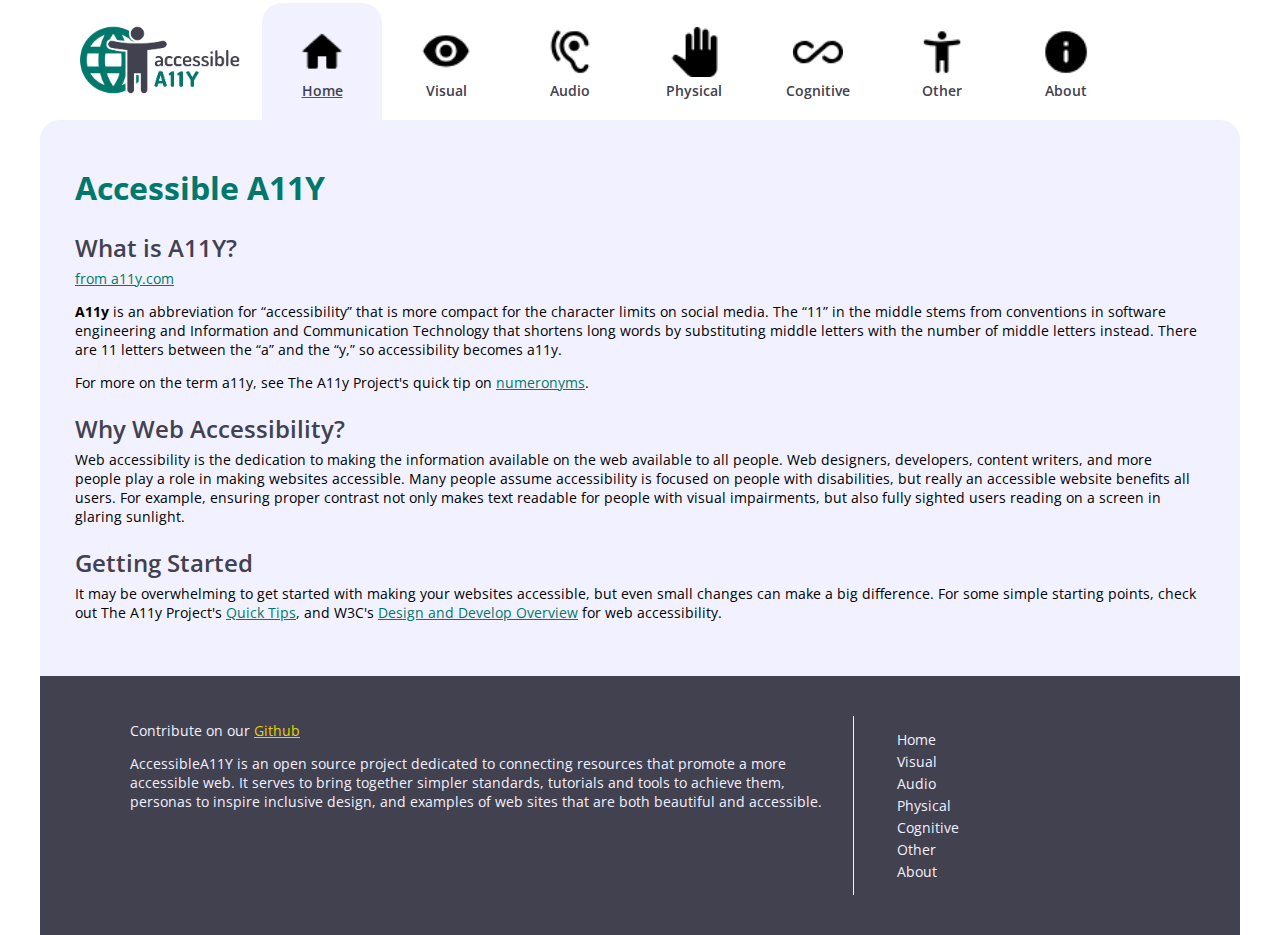
<file: index.html>
<!DOCTYPE html>
<html lang="en">
    <head>
        <title>Accessible A11Y</title>
        <meta charset="utf-8">
        <link rel="stylesheet" type="text/css" href="css/styles.css">
    </head>
    <body>
        <header>
            <a href="#maincontent" class="skip">Skip to main content</a>
            <nav id="header-nav">
                <a href="index.html"><img src="images/logo.png" alt="Accessible A11Y logo"/></a>
                <ul>
                    <li class="active"><a href="index.html"><img src="images/icon-home.png"  alt="home icon"/><br/>Home</a></li>
                    <li><a href="visual/standards.html"><img src="images/icon-visual.png"  alt="eye icon"/><br/>Visual</a></li>
                    <li><a href="audio/standards.html"><img src="images/icon-audio.png"  alt="ear icon"/><br/>Audio</a></li>
                    <li><a href="physical/standards.html"><img src="images/icon-physical.png"  alt="hand icon"/><br/>Physical</a></li>
                    <li><a href="cognitive/standards.html"><img src="images/icon-cognitive.png"  alt="cognitive icon"/><br/>Cognitive</a></li>
                    <li><a href="other/standards.html"><img src="images/icon-other.png"  alt="person icon"/><br/>Other</a></li>
                    <li><a href="about.html"><img src="images/icon-about.png"  alt="information icon"/><br/>About</a></li>
                </ul>
            </nav>
        </header>
        <main id="maincontent">
            <div class="body-content">
                <h1>Accessible A11Y</h1>
                <div>
                    <h2>What is A11Y?</h2>
                    <p><a href="http://a11y.com/">from a11y.com</a></p>
                    <p><strong>A11y</strong> is an abbreviation for “accessibility” that is more compact for the character limits on social media. 
                        The “11” in the middle stems from conventions in software engineering and Information and Communication Technology 
                        that shortens long words by substituting middle letters with the number of middle letters instead. There are 11 
                        letters between the “a” and the “y,” so accessibility becomes a11y.
                    </p>
                    <p>For more on the term a11y, see The A11y Project's quick tip on 
                        <a href="https://a11yproject.com/posts/a11y-and-other-numeronyms/">numeronyms</a>.
                    </p>
                </div>
                <div>
                    <h2>Why Web Accessibility?</h2>
                    <p>Web accessibility is the dedication to making the information available on the web available to all people. Web designers, 
                        developers, content writers, and more people play a role in making websites accessible. Many people assume accessibility is 
                        focused on people with disabilities, but really an accessible website benefits all users. For example, ensuring proper 
                        contrast not only makes text readable for people with visual impairments, but also fully sighted users reading on a screen 
                        in glaring sunlight.
                    </p>
                </div>
                <div>
                    <h2>Getting Started</h2>
                    <p>It may be overwhelming to get started with making your websites accessible, but even small changes can make a big difference. 
                        For some simple starting points, check out The A11y Project's <a href="https://a11yproject.com/#Quick-tips">Quick Tips</a>, and 
                        W3C's <a href="https://www.w3.org/WAI/design-develop/">Design and Develop Overview</a> for web accessibility.
                    </p>
                </div>
            </div>
        </main>
        <footer>
            <div id="footer-info">
                <p>Contribute on our <a href="https://github.com/tashasimone/accessibility">Github</a></p>
                <p>AccessibleA11Y is an open source project dedicated to connecting resources that promote a more accessible web.
                    It serves to bring together simpler standards, tutorials and tools to achieve them, personas to inspire inclusive design,
                    and examples of web sites that are both beautiful and accessible.
                </p>
            </div>
            <a href="#maincontent" class="skip">Skip back to main content</a>
            <nav id="footer-nav">
                <ul>
                    <li><a href="index.html">Home</a></li>
                    <li><a href="visual/standards.html">Visual</a></li>
                    <li><a href="audio/standards.html">Audio</a></li>
                    <li><a href="physical/standards.html">Physical</a></li>
                    <li><a href="cognitive/standards.html">Cognitive</a></li>
                    <li><a href="other/standards.html">Other</a></li>
                    <li><a href="about.html">About</a></li>
                </ul>
            </nav>
        </footer>
    </body>
</html>
</file>
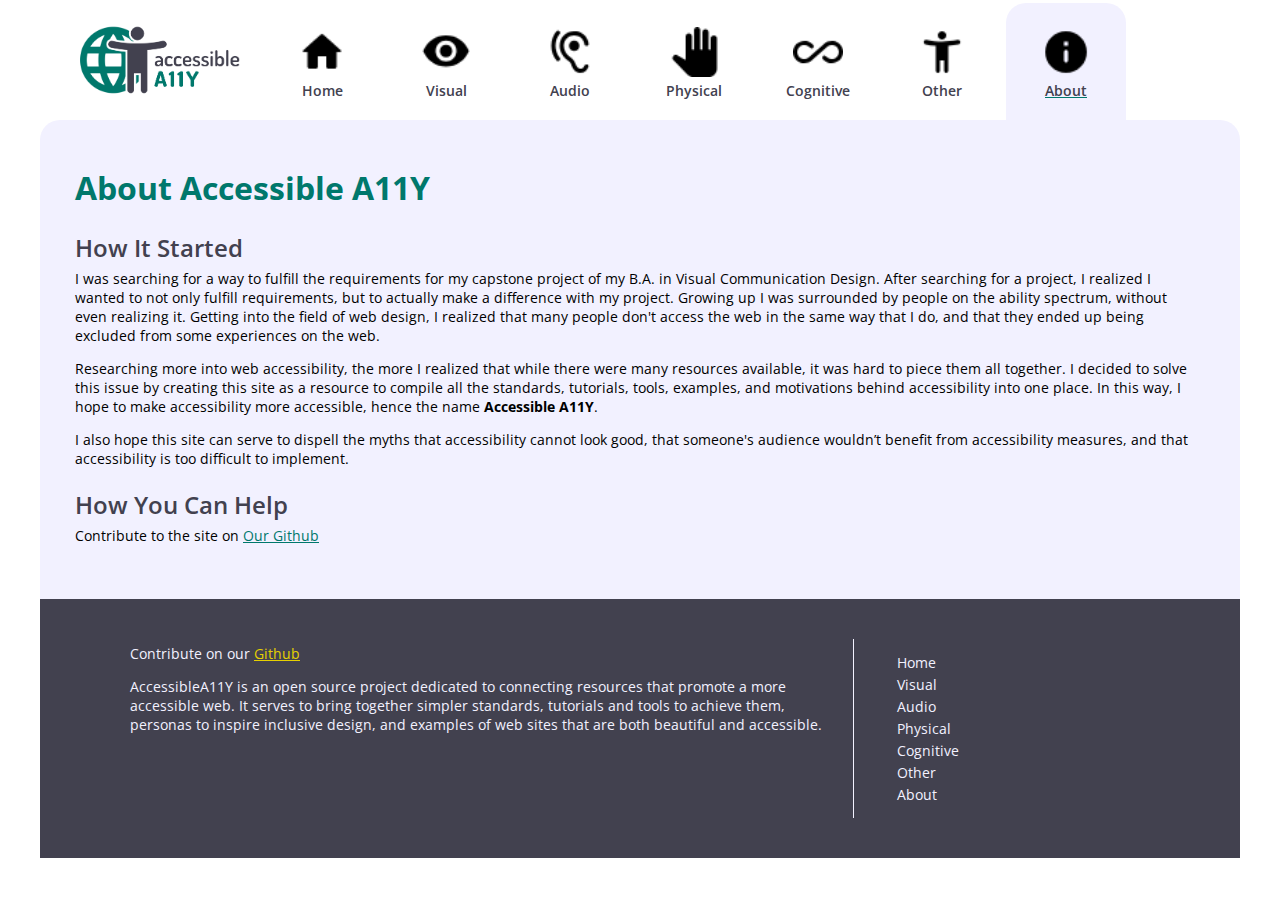
<file: about.html>
<!DOCTYPE html>
<html lang="en">
    <head>
        <title>Accessible A11Y</title>
        <meta charset="utf-8">
        <link rel="stylesheet" type="text/css" href="css/styles.css">
    </head>
    <body>
        <header>
            <a href="#maincontent" class="skip">Skip to main content</a>
            <nav id="header-nav">
                <a href="index.html"><img src="images/logo.png" alt="Accessible A11Y logo"/></a>
                <ul>
                    <li><a href="index.html"><img src="images/icon-home.png"  alt="home icon"/><br/>Home</a></li>
                    <li><a href="visual/standards.html"><img src="images/icon-visual.png"  alt="eye icon"/><br/>Visual</a></li>
                    <li><a href="audio/standards.html"><img src="images/icon-audio.png"  alt="ear icon"/><br/>Audio</a></li>
                    <li><a href="physical/standards.html"><img src="images/icon-physical.png"  alt="hand icon"/><br/>Physical</a></li>
                    <li><a href="cognitive/standards.html"><img src="images/icon-cognitive.png"  alt="cognitive icon"/><br/>Cognitive</a></li>
                    <li><a href="other/standards.html"><img src="images/icon-other.png"  alt="person icon"/><br/>Other</a></li>
                    <li class="active"><a href="about.html"><img src="images/icon-about.png"  alt="information icon"/><br/>About</a></li>
                </ul>
            </nav>
        </header>
        <main id="maincontent">
            <div class="body-content">
                <h1>About Accessible A11Y</h1>
                <div>
                    <h2>How It Started</h2>
                    <p>
                        I was searching for a way to fulfill the requirements for my capstone project
                        of my B.A. in Visual Communication Design. After searching for a project, I 
                        realized I wanted to not only fulfill requirements, but to actually make a 
                        difference with my project. Growing up I was surrounded by people on the ability
                        spectrum, without even realizing it. Getting into the field of web design, I 
                        realized that many people don't access the web in the same way that I do, and 
                        that they ended up being excluded from some experiences on the web.
                    </p>
                    <p>
                        Researching more into web accessibility, the more I realized that while there were many resources
                        available, it was hard to piece them all together. I decided to solve this issue 
                        by creating this site as a resource to compile all the standards, tutorials, tools, 
                        examples, and motivations behind accessibility into one place. In this way, I hope to make 
                        accessibility more accessible, hence the name <strong>Accessible A11Y</strong>.
                    </p>
                    <p>
                        I also hope this site can serve to dispell the myths that accessibility cannot look 
                        good, that someone's audience wouldn’t benefit from accessibility measures, and that 
                        accessibility is too difficult to implement.
                    </p>

                </div>
                <div>
                    <h2>How You Can Help</h2>
                    <p>Contribute to the site on <a href="https://github.com/tashasimone/accessibility">Our Github</a></p>
                </div>
            </div>
        </main>
        <footer>
            <div id="footer-info">
                <p>Contribute on our <a href="https://github.com/tashasimone/accessibility">Github</a></p>
                <p>AccessibleA11Y is an open source project dedicated to connecting resources that promote a more accessible web.
                    It serves to bring together simpler standards, tutorials and tools to achieve them, personas to inspire inclusive design,
                    and examples of web sites that are both beautiful and accessible.
                </p>
            </div>
            <a href="#maincontent" class="skip">Skip back to main content</a>
            <nav id="footer-nav">
                <ul>
                    <li><a href="index.html">Home</a></li>
                    <li><a href="visual/standards.html">Visual</a></li>
                    <li><a href="audio/standards.html">Audio</a></li>
                    <li><a href="physical/standards.html">Physical</a></li>
                    <li><a href="cognitive/standards.html">Cognitive</a></li>
                    <li><a href="other/standards.html">Other</a></li>
                    <li><a href="about.html">About</a></li>
                </ul>
            </nav>
        </footer>
    </body>
</html>
</file>
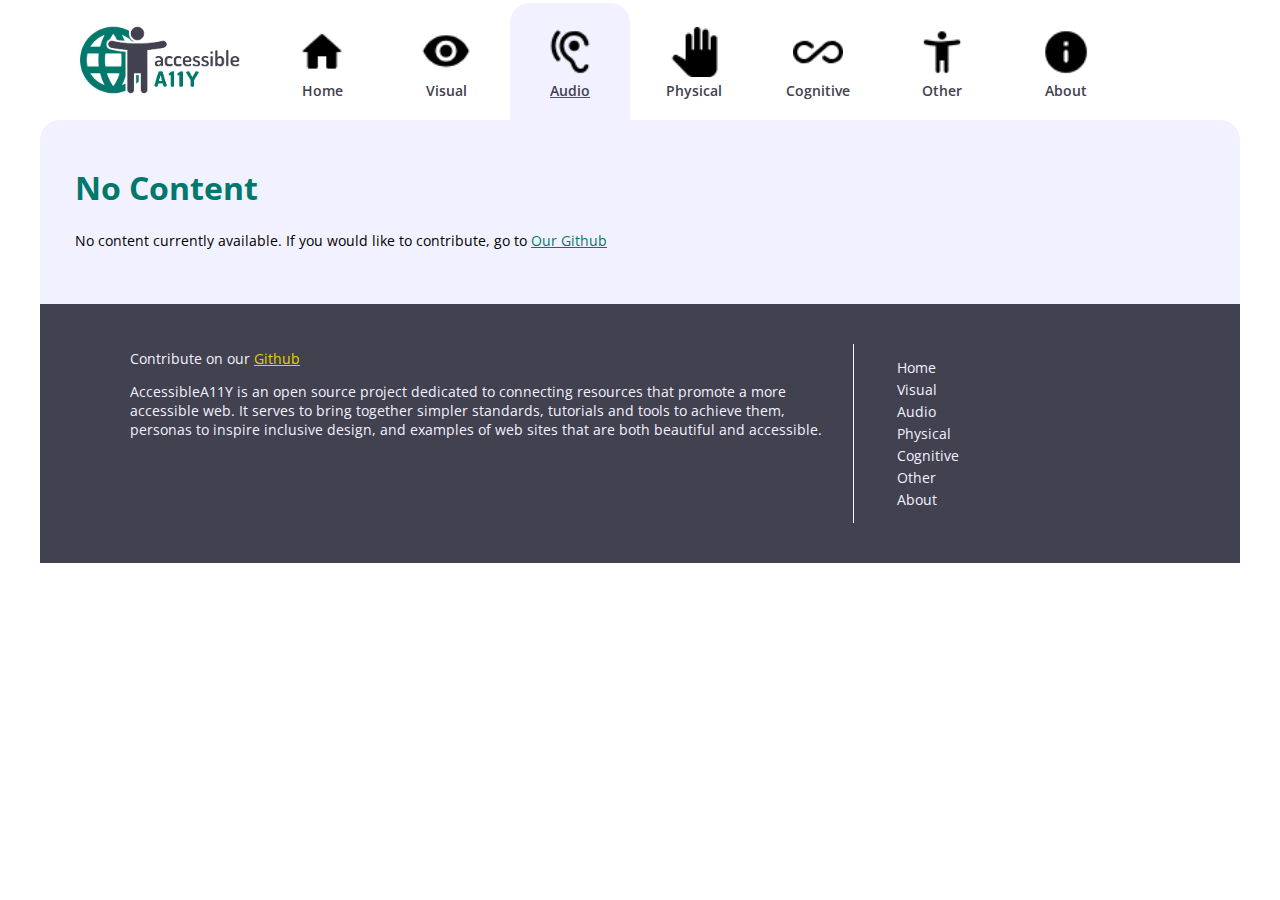
<file: audio/standards.html>
<!DOCTYPE html>
<html lang="en">
    <head>
        <title>Accessible A11Y Audio Standards</title>
        <meta charset="utf-8">
        <link rel="stylesheet" type="text/css" href="../css/styles.css">
    </head>
    <body>
        <header>
            <a href="#maincontent" class="skip">Skip to main content</a>
            <nav id="header-nav">
                <a href="../index.html"><img src="../images/logo.png" width="175" alt="Accessible A11Y logo"/></a>
                <ul>
                    <li><a href="../index.html"><img src="../images/icon-home.png" width="50" alt="home icon"/><br/>Home</a></li>
                    <li><a href="../visual/standards.html"><img src="../images/icon-visual.png" width="50" alt="eye icon"/><br/>Visual</a></li>
                    <li class="active"><a href="standards.html"><img src="../images/icon-audio.png" width="50" alt="ear icon"/><br/>Audio</a></li>
                    <li><a href="../physical/standards.html"><img src="../images/icon-physical.png" width="50" alt="hand icon"/><br/>Physical</a></li>
                    <li><a href="../cognitive/standards.html"><img src="../images/icon-cognitive.png" width="50" alt="cognitive icon"/><br/>Cognitive</a></li>
                    <li><a href="../other/standards.html"><img src="../images/icon-other.png" width="50" alt="person icon"/><br/>Other</a></li>
                    <li><a href="../about.html"><img src="../images/icon-about.png" width="50" alt="information icon"/><br/>About</a></li>
                </ul>
            </nav>
        </header>
        <main id="maincontent">
            <!-- <nav id="side-nav">
                <ul>
                <li class="active"><a href="standards.html" ><img src="../images/icon-standards.png" width="32" alt="document icon"/>Standards</a></li>
                <li><a href="tutorials.html"><img src="../images/icon-tutorials.png" width="32" alt="code icon"/>Tutorials</a></li>
                <li><a href="tools.html"><img src="../images/icon-tools.png" width="32" alt="tool icon"/>Tools</a></li>
                <li><a href="examples.html"><img src="../images/icon-examples.png" width="32" alt="examples icon"/>Examples</a></li>
                <li><a href="personas.html"><img src="../images/icon-personas.png" width="32" alt="personas icon"/>Personas</a></li>
                </ul>
            </nav> -->
            <div class="body-content">
                <h1>No Content</h1>
                <p>No content currently available. If you would like to contribute, go to <a href="https://github.com/tashasimone/accessibility">Our Github</a></p>
            </div>
        </main>
        <footer>
            <div id="footer-info">
                <p>Contribute on our <a href="https://github.com/tashasimone/accessibility">Github</a></p>
                <p>AccessibleA11Y is an open source project dedicated to connecting resources that promote a more accessible web.
                    It serves to bring together simpler standards, tutorials and tools to achieve them, personas to inspire inclusive design,
                    and examples of web sites that are both beautiful and accessible.
                </p>
            </div>
            <a href="#maincontent" class="skip">Skip back to main content</a>
            <nav id="footer-nav">
                <ul>
                    <li><a href="../index.html">Home</a></li>
                    <li><a href="../visual/standards.html">Visual</a></li>
                    <li><a href="standards.html">Audio</a></li>
                    <li><a href="../physical/standards.html">Physical</a></li>
                    <li><a href="../cognitive/standards.html">Cognitive</a></li>
                    <li><a href="../other/standards.html">Other</a></li>
                    <li><a href="../about.html">About</a></li>
                </ul>
            </nav>
        </footer>
    </body>
</html>
</file>
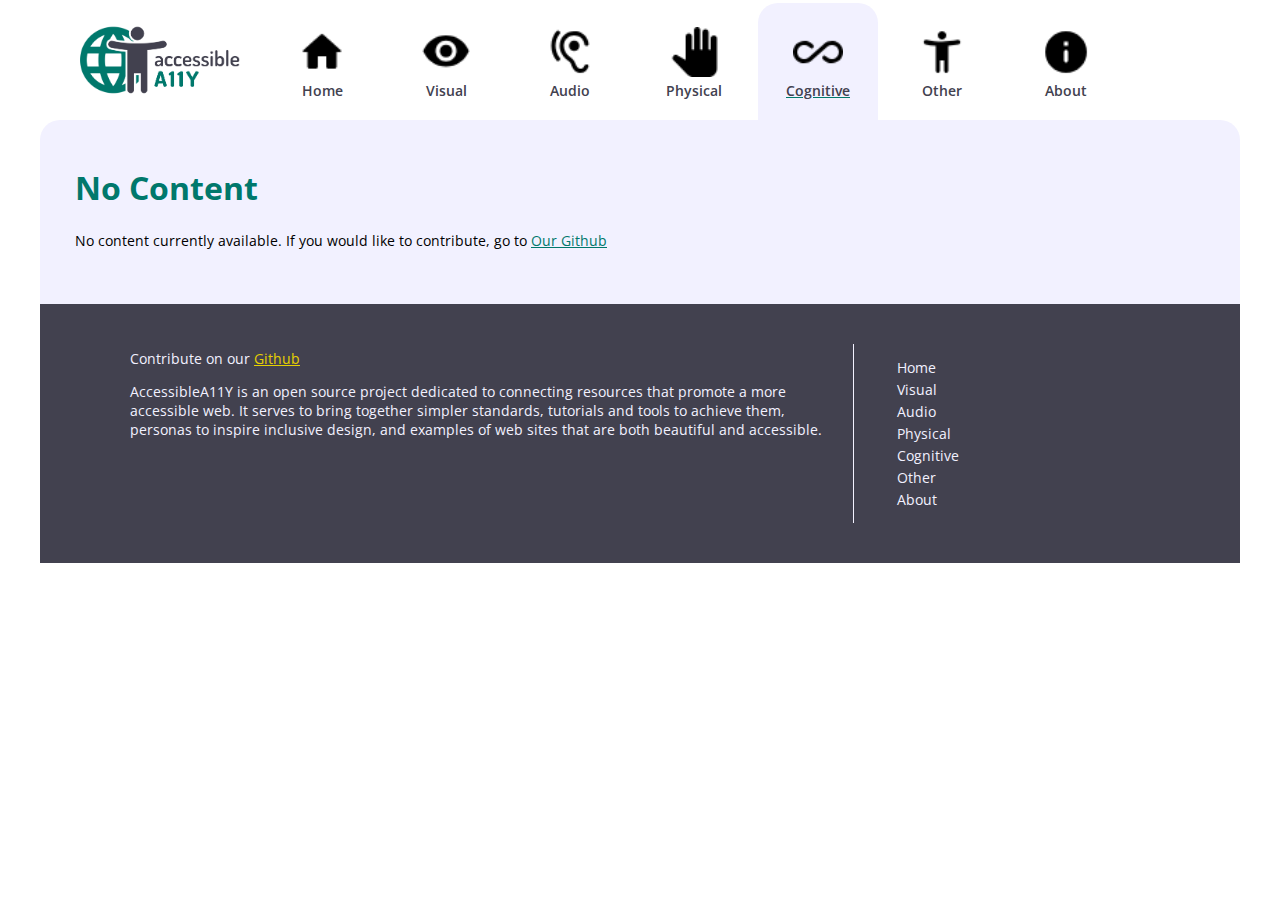
<file: cognitive/standards.html>
<!DOCTYPE html>
<html lang="en">
    <head>
        <title>Accessible A11Y Cognitive Standards</title>
        <meta charset="utf-8">
        <link rel="stylesheet" type="text/css" href="../css/styles.css">
    </head>
    <body>
        <header>
            <a href="#maincontent" class="skip">Skip to main content</a>
            <nav id="header-nav">
                <a href="../index.html"><img src="../images/logo.png" width="175" alt="Accessible A11Y logo"/></a>
                <ul>
                    <li><a href="../index.html"><img src="../images/icon-home.png" width="50" alt="home icon"/><br/>Home</a></li>
                    <li><a href="../visual/standards.html"><img src="../images/icon-visual.png" width="50" alt="eye icon"/><br/>Visual</a></li>
                    <li><a href="../audio/standards.html"><img src="../images/icon-audio.png" width="50" alt="ear icon"/><br/>Audio</a></li>
                    <li><a href="../physical/standards.html"><img src="../images/icon-physical.png" width="50" alt="hand icon"/><br/>Physical</a></li>
                    <li class="active"><a href="standards.html"><img src="../images/icon-cognitive.png" width="50" alt="cognitive icon"/><br/>Cognitive</a></li>
                    <li><a href="../other/standards.html"><img src="../images/icon-other.png" width="50" alt="person icon"/><br/>Other</a></li>
                    <li><a href="../about.html"><img src="../images/icon-about.png" width="50" alt="information icon"/><br/>About</a></li>
                </ul>
            </nav>
        </header>
        <main id="maincontent">
            <!-- <nav id="side-nav">
                <ul>
                <li class="active"><a href="standards.html" ><img src="../images/icon-standards.png" width="32" alt="document icon"/>Standards</a></li>
                <li><a href="tutorials.html"><img src="../images/icon-tutorials.png" width="32" alt="code icon"/>Tutorials</a></li>
                <li><a href="tools.html"><img src="../images/icon-tools.png" width="32" alt="tool icon"/>Tools</a></li>
                <li><a href="examples.html"><img src="../images/icon-examples.png" width="32" alt="examples icon"/>Examples</a></li>
                <li><a href="personas.html"><img src="../images/icon-personas.png" width="32" alt="personas icon"/>Personas</a></li>
                </ul>
            </nav> -->
            <div class="body-content">
                <h1>No Content</h1>
                <p>No content currently available. If you would like to contribute, go to <a href="https://github.com/tashasimone/accessibility">Our Github</a></p>
            </div>
        </main>
        <footer>
            <div id="footer-info">
                <p>Contribute on our <a href="https://github.com/tashasimone/accessibility">Github</a></p>
                <p>AccessibleA11Y is an open source project dedicated to connecting resources that promote a more accessible web.
                    It serves to bring together simpler standards, tutorials and tools to achieve them, personas to inspire inclusive design,
                    and examples of web sites that are both beautiful and accessible.
                </p>
            </div>
            <a href="#maincontent" class="skip">Skip back to main content</a>
            <nav id="footer-nav">
                <ul>
                    <li><a href="../index.html">Home</a></li>
                    <li><a href="../visual/standards.html">Visual</a></li>
                    <li><a href="../audio/standards.html">Audio</a></li>
                    <li><a href="../physical/standards.html">Physical</a></li>
                    <li><a href="standards.html">Cognitive</a></li>
                    <li><a href="../other/standards.html">Other</a></li>
                    <li><a href="../about.html">About</a></li>
                </ul>
            </nav>
        </footer>
    </body>
</html>
</file>
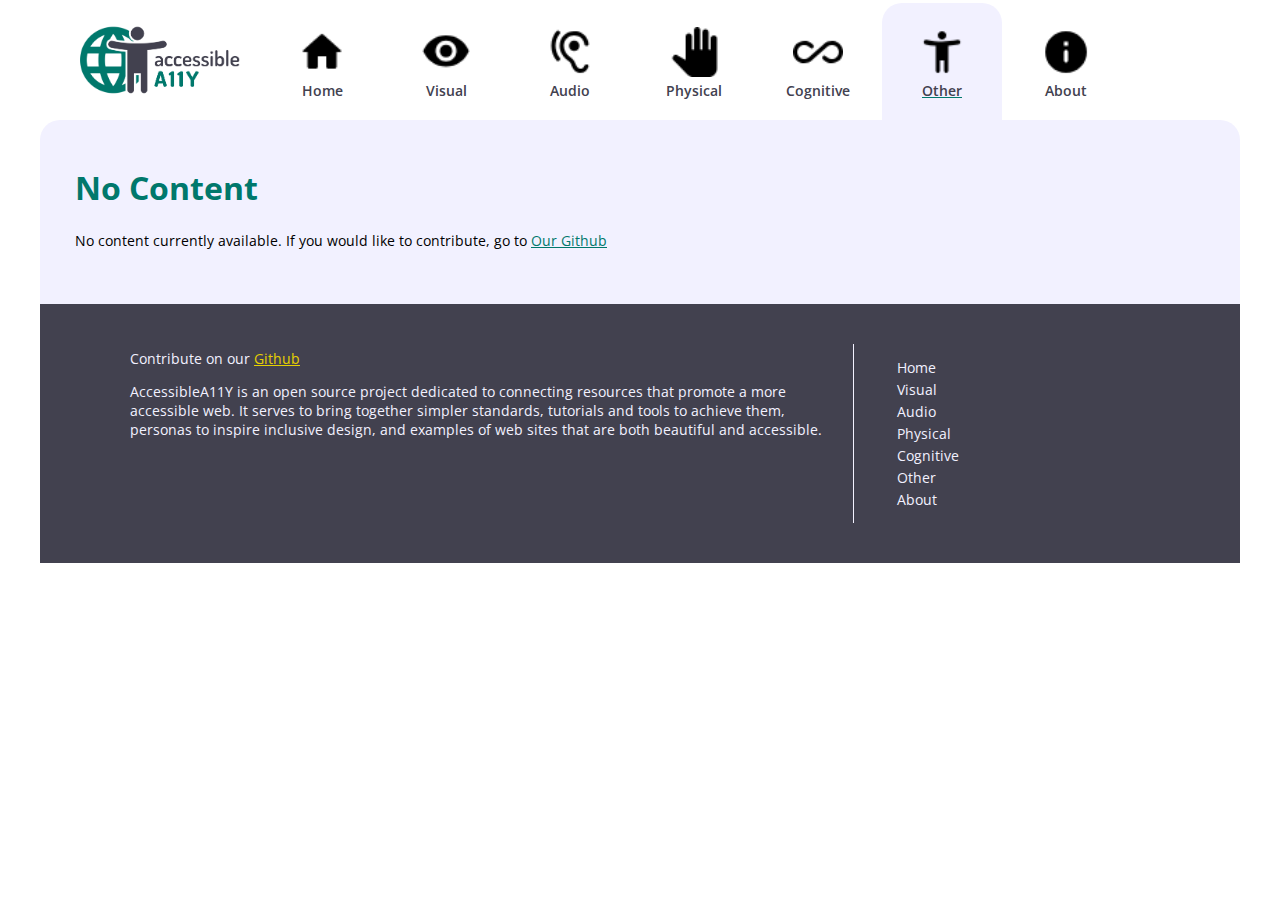
<file: other/standards.html>
<!DOCTYPE html>
<html lang="en">
    <head>
        <title>Accessible A11Y Other Standards</title>
        <meta charset="utf-8">
        <link rel="stylesheet" type="text/css" href="../css/styles.css">
    </head>
    <body>
        <header>
            <a href="#maincontent" class="skip">Skip to main content</a>
            <nav id="header-nav">
                <a href="../index.html"><img src="../images/logo.png" width="175" alt="Accessible A11Y logo"/></a>
                <ul>
                    <li><a href="../index.html"><img src="../images/icon-home.png" width="50" alt="home icon"/><br/>Home</a></li>
                    <li><a href="../visual/standards.html"><img src="../images/icon-visual.png" width="50" alt="eye icon"/><br/>Visual</a></li>
                    <li><a href="../audio/standards.html"><img src="../images/icon-audio.png" width="50" alt="ear icon"/><br/>Audio</a></li>
                    <li><a href="../physical/standards.html"><img src="../images/icon-physical.png" width="50" alt="hand icon"/><br/>Physical</a></li>
                    <li><a href="../cognitive/standards.html"><img src="../images/icon-cognitive.png" width="50" alt="cognitive icon"/><br/>Cognitive</a></li>
                    <li class="active"><a href="standards.html"><img src="../images/icon-other.png" width="50" alt="person icon"/><br/>Other</a></li>
                    <li><a href="../about.html"><img src="../images/icon-about.png" width="50" alt="information icon"/><br/>About</a></li>
                </ul>
            </nav>
        </header>
        <main id="maincontent">
            <!-- <nav id="side-nav">
                <ul>
                <li class="active"><a href="standards.html" ><img src="../images/icon-standards.png" width="32" alt="document icon"/>Standards</a></li>
                <li><a href="tutorials.html"><img src="../images/icon-tutorials.png" width="32" alt="code icon"/>Tutorials</a></li>
                <li><a href="tools.html"><img src="../images/icon-tools.png" width="32" alt="tool icon"/>Tools</a></li>
                <li><a href="examples.html"><img src="../images/icon-examples.png" width="32" alt="examples icon"/>Examples</a></li>
                <li><a href="personas.html"><img src="../images/icon-personas.png" width="32" alt="personas icon"/>Personas</a></li>
                </ul
            </nav> -->
            <div class="body-content">
                <h1>No Content</h1>
                <p>No content currently available. If you would like to contribute, go to <a href="https://github.com/tashasimone/accessibility">Our Github</a></p>
            </div>
        </main>
        <footer>
            <div id="footer-info">
                <p>Contribute on our <a href="https://github.com/tashasimone/accessibility">Github</a></p>
                <p>AccessibleA11Y is an open source project dedicated to connecting resources that promote a more accessible web.
                    It serves to bring together simpler standards, tutorials and tools to achieve them, personas to inspire inclusive design,
                    and examples of web sites that are both beautiful and accessible.
                </p>
            </div>
            <a href="#maincontent" class="skip">Skip back to main content</a>
            <nav id="footer-nav">
                <ul>
                    <li><a href="../index.html">Home</a></li>
                    <li><a href="../visual/standards.html">Visual</a></li>
                    <li><a href="../audio/standards.html">Audio</a></li>
                    <li><a href="../physical/standards.html">Physical</a></li>
                    <li><a href="../cognitive/standards.html">Cognitive</a></li>
                    <li><a href="standards.html">Other</a></li>
                    <li><a href="../about.html">About</a></li>
                </ul>
            </nav>
        </footer>
    </body>
</html>
</file>
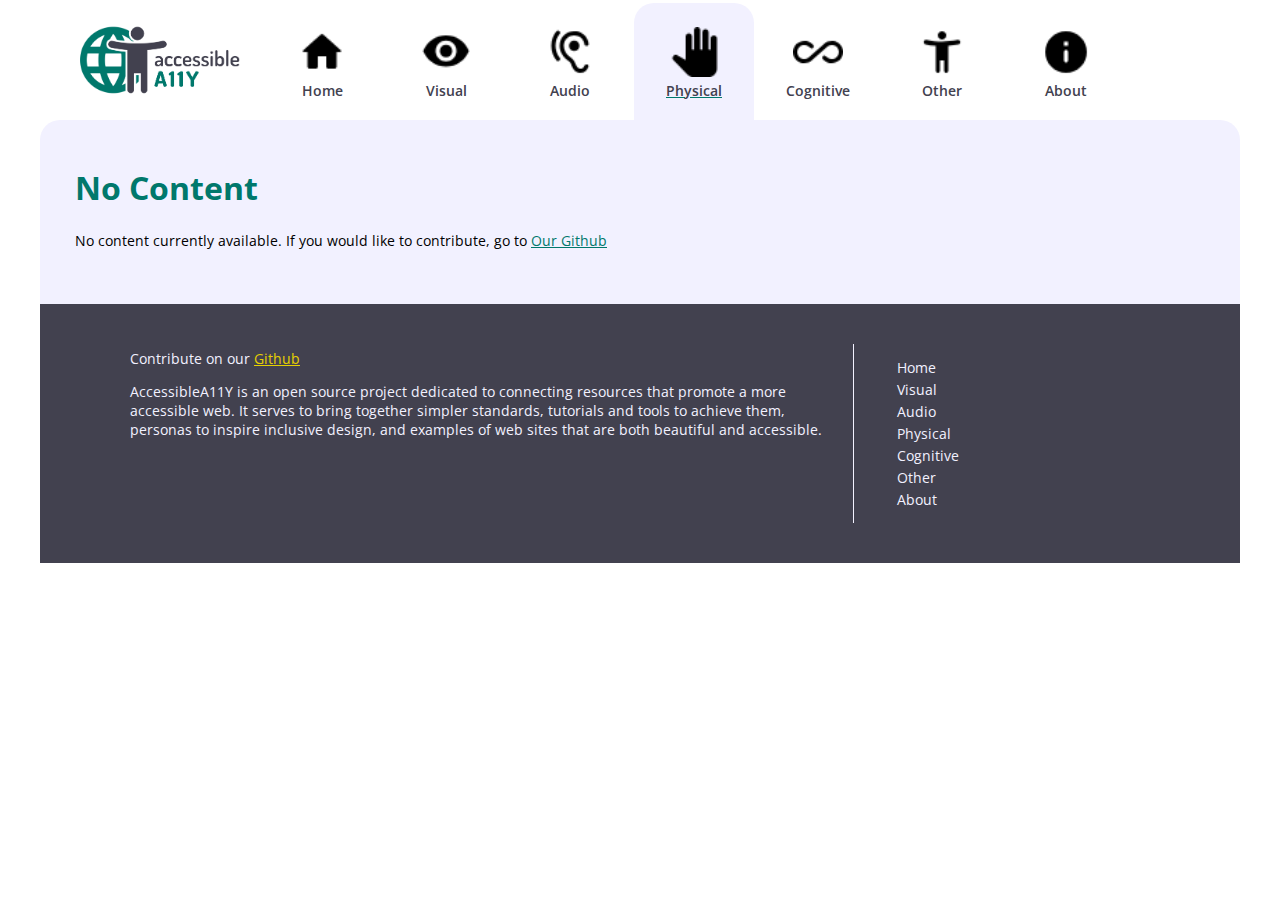
<file: physical/standards.html>
<!DOCTYPE html>
<html lang="en">
    <head>
        <title>Accessible A11Y Physical Standards</title>
        <meta charset="utf-8">
        <link rel="stylesheet" type="text/css" href="../css/styles.css">
    </head>
    <body>
        <header>
            <a href="#maincontent" class="skip">Skip to main content</a>
            <nav id="header-nav">
                <a href="../index.html"><img src="../images/logo.png" width="175" alt="Accessible A11Y logo"/></a>
                <ul>
                    <li><a href="../index.html"><img src="../images/icon-home.png" width="50" alt="home icon"/><br/>Home</a></li>
                    <li><a href="../visual/standards.html"><img src="../images/icon-visual.png" width="50" alt="eye icon"/><br/>Visual</a></li>
                    <li><a href="../audio/standards.html"><img src="../images/icon-audio.png" width="50" alt="ear icon"/><br/>Audio</a></li>
                    <li class="active"><a href="standards.html"><img src="../images/icon-physical.png" width="50" alt="hand icon"/><br/>Physical</a></li>
                    <li><a href="../cognitive/standards.html"><img src="../images/icon-cognitive.png" width="50" alt="cognitive icon"/><br/>Cognitive</a></li>
                    <li><a href="../other/standards.html"><img src="../images/icon-other.png" width="50" alt="person icon"/><br/>Other</a></li>
                    <li><a href="../about.html"><img src="../images/icon-about.png" width="50" alt="information icon"/><br/>About</a></li>
                </ul>
            </nav>
        </header>
        <main id="maincontent">
            <!-- <nav id="side-nav">
                <ul>
                <li class="active"><a href="standards.html" ><img src="../images/icon-standards.png" width="32" alt="document icon"/>Standards</a></li>
                <li><a href="tutorials.html"><img src="../images/icon-tutorials.png" width="32" alt="code icon"/>Tutorials</a></li>
                <li><a href="tools.html"><img src="../images/icon-tools.png" width="32" alt="tool icon"/>Tools</a></li>
                <li><a href="examples.html"><img src="../images/icon-examples.png" width="32" alt="examples icon"/>Examples</a></li>
                <li><a href="personas.html"><img src="../images/icon-personas.png" width="32" alt="personas icon"/>Personas</a></li>
                </ul>
            </nav> -->
            <div class="body-content">
                <h1>No Content</h1>
                <p>No content currently available. If you would like to contribute, go to <a href="https://github.com/tashasimone/accessibility">Our Github</a></p>
            </div>
        </main>
        <footer>
            <div id="footer-info">
                <p>Contribute on our <a href="https://github.com/tashasimone/accessibility">Github</a></p>
                <p>AccessibleA11Y is an open source project dedicated to connecting resources that promote a more accessible web.
                    It serves to bring together simpler standards, tutorials and tools to achieve them, personas to inspire inclusive design,
                    and examples of web sites that are both beautiful and accessible.
                </p>
            </div>
            <a href="#maincontent" class="skip">Skip back to main content</a>
            <nav id="footer-nav">
                <ul>
                    <li><a href="../index.html">Home</a></li>
                    <li><a href="../visual/standards.html">Visual</a></li>
                    <li><a href="../audio/standards.html">Audio</a></li>
                    <li><a href="../physical/standards.html">Physical</a></li>
                    <li><a href="../cognitive/standards.html">Cognitive</a></li>
                    <li><a href="standards.html">Other</a></li>
                    <li><a href="../about.html">About</a></li>
                </ul>
            </nav>
        </footer>
    </body>
</html>
</file>
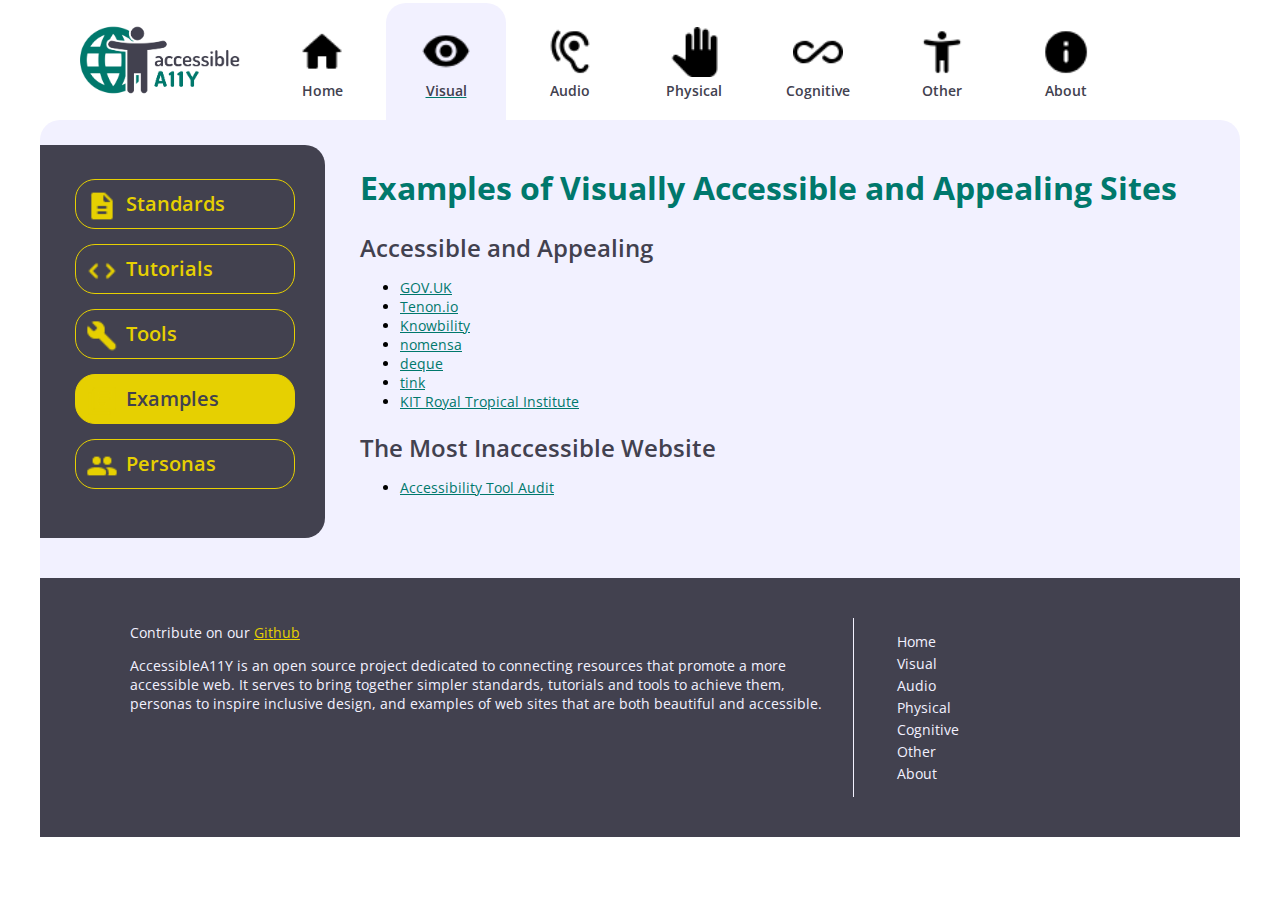
<file: visual/examples.html>
<!DOCTYPE html>
<html lang="en">
    <head>
        <title>Accessible A11Y Visual Examples</title>
        <meta charset="utf-8">
        <link rel="stylesheet" type="text/css" href="../css/styles.css">
    </head>
    <body>
        <header>
            <a href="#maincontent" class="skip">Skip to main content</a>
            <nav id="header-nav">
                <a href="../index.html"><img src="../images/logo.png" width="175" alt="Accessible A11Y logo"/></a>
                <ul>
                    <li><a href="../index.html"><img src="../images/icon-home.png" width="50" alt="home icon"/><br/>Home</a></li>
                    <li class="active"><a href="standards.html"><img src="../images/icon-visual.png" width="50" alt="eye icon"/><br/>Visual</a></li>
                    <li><a href="../audio/standards.html"><img src="../images/icon-audio.png" width="50" alt="ear icon"/><br/>Audio</a></li>
                    <li><a href="../physical/standards.html"><img src="../images/icon-physical.png" width="50" alt="hand icon"/><br/>Physical</a></li>
                    <li><a href="../cognitive/standards.html"><img src="../images/icon-cognitive.png" width="50" alt="cognitive icon"/><br/>Cognitive</a></li>
                    <li><a href="../other/standards.html"><img src="../images/icon-other.png" width="50" alt="person icon"/><br/>Other</a></li>
                    <li><a href="../about.html"><img src="../images/icon-about.png" width="50" alt="information icon"/><br/>About</a></li>
                </ul>
            </nav>
        </header>
        <main id="maincontent">
            <nav id="side-nav">
                <ul>
                <li><a href="standards.html" ><img src="../images/icon-standards.png" width="32" alt="document icon"/>Standards</a></li>
                <li><a href="tutorials.html"><img src="../images/icon-tutorials.png" width="32" alt="code icon"/>Tutorials</a></li>
                <li><a href="tools.html"><img src="../images/icon-tools.png" width="32" alt="tool icon"/>Tools</a></li>
                <li class="active"><a href="examples.html"><img src="../images/icon-examples.png" width="32" alt="examples icon"/>Examples</a></li>
                <li><a href="personas.html"><img src="../images/icon-personas.png" width="32" alt="personas icon"/>Personas</a></li>
                </ul>
            </nav>
            <div class="body-content">
                <h1>Examples of Visually Accessible and Appealing Sites</h1>
                <div>
                    <h2>Accessible and Appealing</h2>
                    <ul>
                        <li><a href="https://www.gov.uk/">GOV.UK</a></li>
                        <li><a href="https://tenon.io/">Tenon.io</a></li>
                        <li><a href="https://knowbility.org/">Knowbility</a></li>
                        <li><a href="https://www.nomensa.com/">nomensa</a></li>
                        <li><a href="https://www.deque.com/">deque</a></li>
                        <li><a href="https://tink.uk/">tink</a></li>
                        <li><a href="https://www.kit.nl/">KIT Royal Tropical Institute</a></li>
                    </ul>
                </div>
                <div>
                    <h2>The Most Inaccessible Website</h2>
                    <ul>
                        <li><a href="https://alphagov.github.io/accessibility-tool-audit/test-cases.html">Accessibility Tool Audit</a></li>
                    </ul>
                </div>
            </div>
        </main>
        <footer>
            <div id="footer-info">
                <p>Contribute on our <a href="https://github.com/tashasimone/accessibility">Github</a></p>
                <p>AccessibleA11Y is an open source project dedicated to connecting resources that promote a more accessible web.
                    It serves to bring together simpler standards, tutorials and tools to achieve them, personas to inspire inclusive design,
                    and examples of web sites that are both beautiful and accessible.
                </p>
            </div>
            <a href="#maincontent" class="skip">Skip back to main content</a>
            <nav id="footer-nav">
                <ul>
                    <li><a href="../index.html">Home</a></li>
                    <li><a href="standards.html">Visual</a></li>
                    <li><a href="../audio/standards.html">Audio</a></li>
                    <li><a href="../physical/standards.html">Physical</a></li>
                    <li><a href="../cognitive/standards.html">Cognitive</a></li>
                    <li><a href="../other/standards.html">Other</a></li>
                    <li><a href="../about.html">About</a></li>
                </ul>
            </nav>
        </footer>
    </body>
</html>
</file>
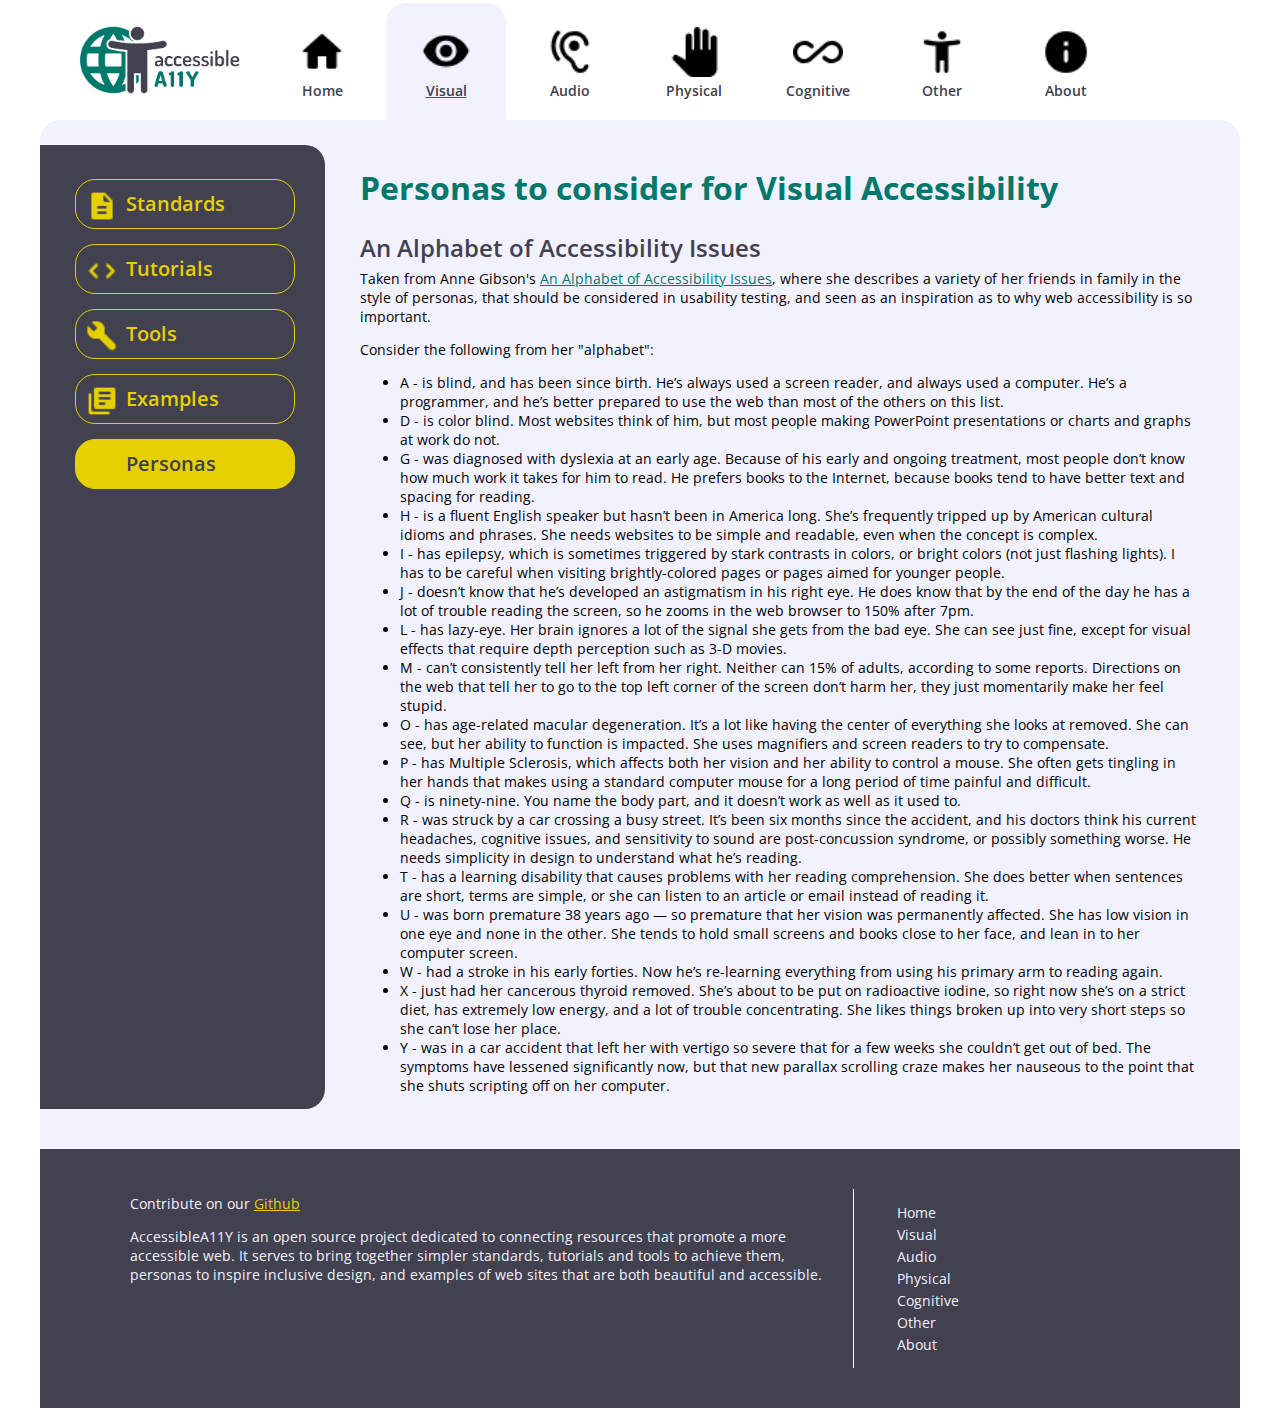
<file: visual/personas.html>
<!DOCTYPE html>
<html lang="en">
    <head>
        <title>Accessible A11Y Visual Personas</title>
        <meta charset="utf-8">
        <link rel="stylesheet" type="text/css" href="../css/styles.css">
    </head>
    <body>
        <header>
            <a href="#maincontent" class="skip">Skip to main content</a>
            <nav id="header-nav">
                <a href="../index.html"><img src="../images/logo.png" width="175" alt="Accessible A11Y logo"/></a>
                <ul>
                    <li><a href="../index.html"><img src="../images/icon-home.png" width="50" alt="home icon"/><br/>Home</a></li>
                    <li class="active"><a href="standards.html"><img src="../images/icon-visual.png" width="50" alt="eye icon"/><br/>Visual</a></li>
                    <li><a href="../audio/standards.html"><img src="../images/icon-audio.png" width="50" alt="ear icon"/><br/>Audio</a></li>
                    <li><a href="../physical/standards.html"><img src="../images/icon-physical.png" width="50" alt="hand icon"/><br/>Physical</a></li>
                    <li><a href="../cognitive/standards.html"><img src="../images/icon-cognitive.png" width="50" alt="cognitive icon"/><br/>Cognitive</a></li>
                    <li><a href="../other/standards.html"><img src="../images/icon-other.png" width="50" alt="person icon"/><br/>Other</a></li>
                    <li><a href="../about.html"><img src="../images/icon-about.png" width="50" alt="information icon"/><br/>About</a></li>
                </ul>
            </nav>
        </header>
        <main id="maincontent">
            <nav id="side-nav">
                <ul>
                <li><a href="standards.html" ><img src="../images/icon-standards.png" width="32" alt="document icon"/>Standards</a></li>
                <li><a href="tutorials.html"><img src="../images/icon-tutorials.png" width="32" alt="code icon"/>Tutorials</a></li>
                <li><a href="tools.html"><img src="../images/icon-tools.png" width="32" alt="tool icon"/>Tools</a></li>
                <li><a href="examples.html"><img src="../images/icon-examples.png" width="32" alt="examples icon"/>Examples</a></li>
                <li class="active"><a href="personas.html"><img src="../images/icon-personas.png" width="32" alt="personas icon"/>Personas</a></li>
                </ul>
            </nav>
            <div class="body-content">
                <h1>Personas to consider for Visual Accessibility</h1>
                <div>
                    <h2>An Alphabet of Accessibility Issues</h2>
                    <p>Taken from Anne Gibson's <a href="https://the-pastry-box-project.net/anne-gibson/2014-july-31">An Alphabet of Accessibility Issues</a>, where she describes a 
                    variety of her friends in family in the style of personas, that should be considered in usability testing, and seen as an inspiration as 
                    to why web accessibility is so important.</p>
                    <p>Consider the following from her "alphabet":</p>
                    <ul>
                        <li>A - is blind, and has been since birth. He’s always used a screen reader, and always used a computer. He’s a programmer, and he’s better prepared to use the web than most of the others on this list.</li>
                        <li>D - is color blind. Most websites think of him, but most people making PowerPoint presentations or charts and graphs at work do not.</li>
                        <li>G - was diagnosed with dyslexia at an early age. Because of his early and ongoing treatment, most people don’t know how much work it takes for him to read. He prefers books to the Internet, because books tend to have better text and spacing for reading.</li>
                        <li>H - is a fluent English speaker but hasn’t been in America long. She’s frequently tripped up by American cultural idioms and phrases. She needs websites to be simple and readable, even when the concept is complex.</li>
                        <li>I - has epilepsy, which is sometimes triggered by stark contrasts in colors, or bright colors (not just flashing lights). I has to be careful when visiting brightly-colored pages or pages aimed for younger people.</li>
                        <li>J - doesn’t know that he’s developed an astigmatism in his right eye. He does know that by the end of the day he has a lot of trouble reading the screen, so he zooms in the web browser to 150% after 7pm.</li>
                        <li>L - has lazy-eye. Her brain ignores a lot of the signal she gets from the bad eye. She can see just fine, except for visual effects that require depth perception such as 3-D movies.</li>
                        <li>M - can’t consistently tell her left from her right. Neither can 15% of adults, according to some reports. Directions on the web that tell her to go to the top left corner of the screen don’t harm her, they just momentarily make her feel stupid.</li>
                        <li>O - has age-related macular degeneration. It’s a lot like having the center of everything she looks at removed. She can see, but her ability to function is impacted. She uses magnifiers and screen readers to try to compensate.</li>
                        <li>P - has Multiple Sclerosis, which affects both her vision and her ability to control a mouse. She often gets tingling in her hands that makes using a standard computer mouse for a long period of time painful and difficult.</li>
                        <li>Q - is ninety-nine. You name the body part, and it doesn’t work as well as it used to.</li>
                        <li>R - was struck by a car crossing a busy street. It’s been six months since the accident, and his doctors think his current headaches, cognitive issues, and sensitivity to sound are post-concussion syndrome, or possibly something worse. He needs simplicity in design to understand what he’s reading.</li>
                        <li>T - has a learning disability that causes problems with her reading comprehension. She does better when sentences are short, terms are simple, or she can listen to an article or email instead of reading it.</li>
                        <li>U - was born premature 38 years ago — so premature that her vision was permanently affected. She has low vision in one eye and none in the other. She tends to hold small screens and books close to her face, and lean in to her computer screen.</li>
                        <li>W - had a stroke in his early forties. Now he’s re-learning everything from using his primary arm to reading again.</li>
                        <li>X - just had her cancerous thyroid removed. She’s about to be put on radioactive iodine, so right now she’s on a strict diet, has extremely low energy, and a lot of trouble concentrating. She likes things broken up into very short steps so she can’t lose her place.</li>
                        <li>Y - was in a car accident that left her with vertigo so severe that for a few weeks she couldn’t get out of bed. The symptoms have lessened significantly now, but that new parallax scrolling craze makes her nauseous to the point that she shuts scripting off on her computer.</li>
                    </ul>
                </div>
            </div>
        </main>
        <footer>
            <div id="footer-info">
                <p>Contribute on our <a href="https://github.com/tashasimone/accessibility">Github</a></p>
                <p>AccessibleA11Y is an open source project dedicated to connecting resources that promote a more accessible web.
                    It serves to bring together simpler standards, tutorials and tools to achieve them, personas to inspire inclusive design,
                    and examples of web sites that are both beautiful and accessible.
                </p>
            </div>
            <a href="#maincontent" class="skip">Skip back to main content</a>
            <nav id="footer-nav">
                <ul>
                    <li><a href="../index.html">Home</a></li>
                    <li><a href="standards.html">Visual</a></li>
                    <li><a href="../audio/standards.html">Audio</a></li>
                    <li><a href="../physical/standards.html">Physical</a></li>
                    <li><a href="../cognitive/standards.html">Cognitive</a></li>
                    <li><a href="../other/standards.html">Other</a></li>
                    <li><a href="../about.html">About</a></li>
                </ul>
            </nav>
        </footer>
    </body>
</html>
</file>
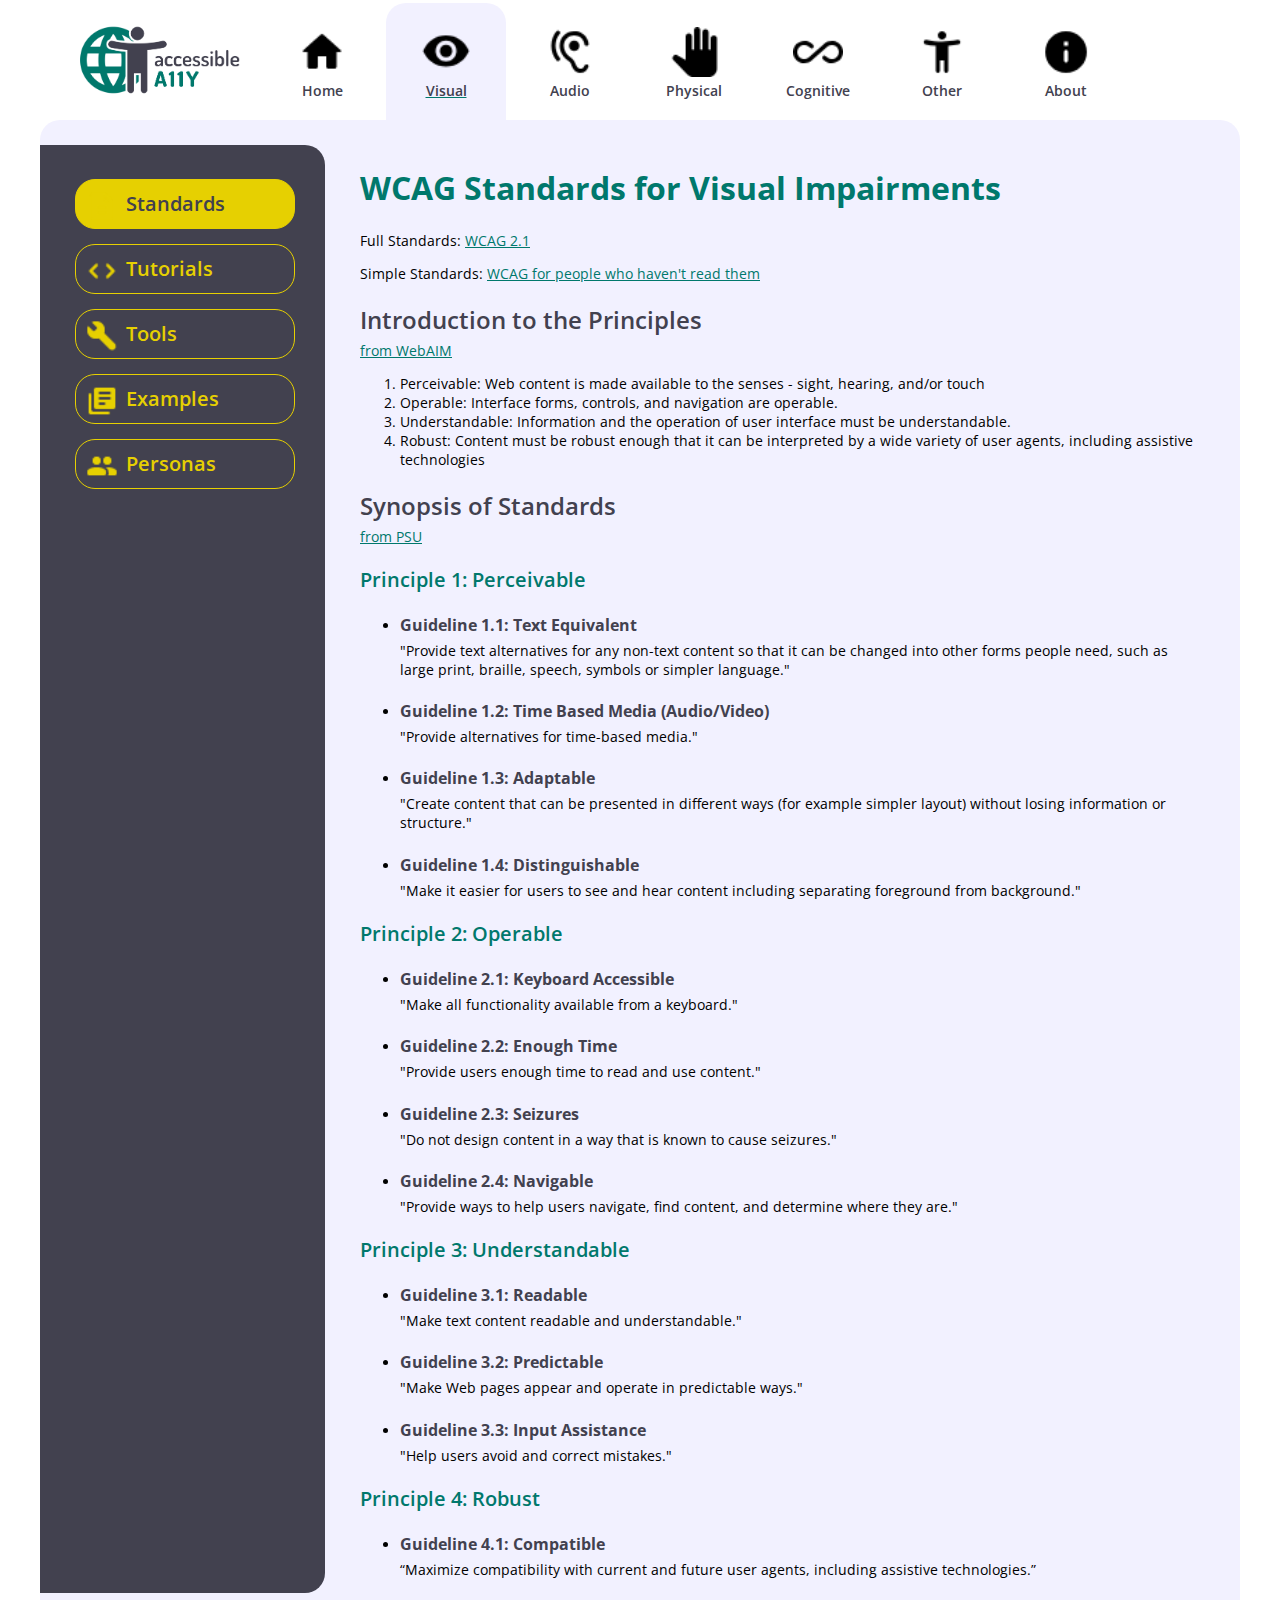
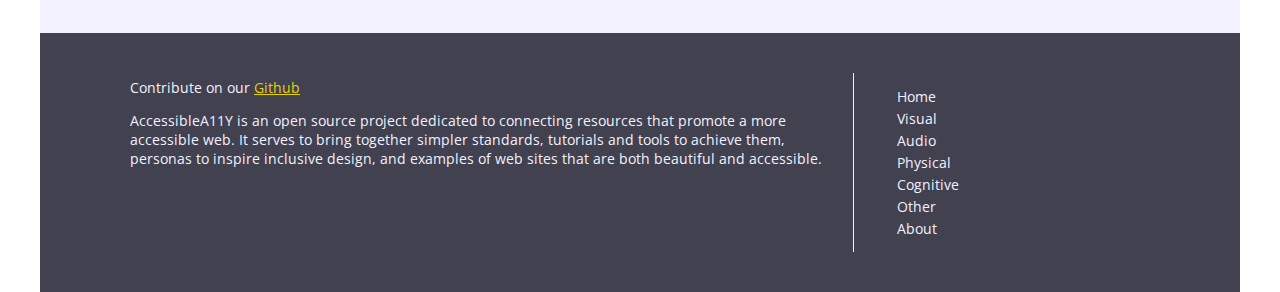
<file: visual/standards.html>
<!DOCTYPE html>
<html lang="en">
    <head>
        <title>Accessible A11Y Visual Standards</title>
        <meta charset="utf-8">
        <link rel="stylesheet" type="text/css" href="../css/styles.css">
    </head>
    <body>
        <header>
            <a href="#maincontent" class="skip">Skip to main content</a>
            <nav id="header-nav">
                <a href="../index.html"><img src="../images/logo.png" width="175" alt="Accessible A11Y logo"/></a>
                <ul>
                    <li><a href="../index.html"><img src="../images/icon-home.png" width="50" alt="home icon"/><br/>Home</a></li>
                    <li class="active"><a href="standards.html"><img src="../images/icon-visual.png" width="50" alt="eye icon"/><br/>Visual</a></li>
                    <li><a href="../audio/standards.html"><img src="../images/icon-audio.png" width="50" alt="ear icon"/><br/>Audio</a></li>
                    <li><a href="../physical/standards.html"><img src="../images/icon-physical.png" width="50" alt="hand icon"/><br/>Physical</a></li>
                    <li><a href="../cognitive/standards.html"><img src="../images/icon-cognitive.png" width="50" alt="cognitive icon"/><br/>Cognitive</a></li>
                    <li><a href="../other/standards.html"><img src="../images/icon-other.png" width="50" alt="person icon"/><br/>Other</a></li>
                    <li><a href="../about.html"><img src="../images/icon-about.png" width="50" alt="information icon"/><br/>About</a></li>
                </ul>
            </nav>
        </header>
        <main id="maincontent">
            <nav id="side-nav">
                <ul>
                    <li class="active"><a href="standards.html" ><img src="../images/icon-standards.png" width="32" alt="document icon"/>Standards</a></li>
                    <li><a href="tutorials.html"><img src="../images/icon-tutorials.png" width="32" alt="code icon"/>Tutorials</a></li>
                    <li><a href="tools.html"><img src="../images/icon-tools.png" width="32" alt="tool icon"/>Tools</a></li>
                    <li><a href="examples.html"><img src="../images/icon-examples.png" width="32" alt="examples icon"/>Examples</a></li>
                    <li><a href="personas.html"><img src="../images/icon-personas.png" width="32" alt="personas icon"/>Personas</a></li>
                </ul>
            </nav>
            <div class="body-content">
                <h1>WCAG Standards for Visual Impairments</h1>
                <p>Full Standards: <a href="https://www.w3.org/TR/WCAG21/">WCAG 2.1</a></p>
                <p>Simple Standards: <a href="https://24ways.org/2017/wcag-for-people-who-havent-read-them/">WCAG for people who haven't read them</a></p>
                <div>
                    <h2>Introduction to the Principles</h2>
                    <p><a href="https://webaim.org/standards/wcag/checklist">from WebAIM</a></p>
                    <ol>
                        <li>Perceivable: Web content is made available to the senses - sight, hearing, and/or touch</li>
                        <li>Operable: Interface forms, controls, and navigation are operable.</li>
                        <li>Understandable: Information and the operation of user interface must be understandable.</li>
                        <li>Robust: Content must be robust enough that it can be interpreted by a wide variety of user agents, including assistive technologies</li>
                    </ol>
                </div>
                <div>
                    <h2>Synopsis of Standards</h2>
                    <p><a href="http://accessibility.psu.edu/wcag2/">from PSU</a></p>
                    <div>
                        <h3>Principle 1: Perceivable</h3>
                        <ul>
                            <li><h4>Guideline 1.1: Text Equivalent</h4>
                            "Provide text alternatives for any non-text content so that it can be changed into other forms people need, such as large print, braille, speech, symbols or simpler language."</li>
                            <li><h4>Guideline 1.2: Time Based Media (Audio/Video)</h4>
                            "Provide alternatives for time-based media."</li>
                            <li><h4>Guideline 1.3: Adaptable</h4>
                            "Create content that can be presented in different ways (for example simpler layout) without losing information or structure."</li>
                            <li><h4>Guideline 1.4: Distinguishable</h4>
                            "Make it easier for users to see and hear content including separating foreground from background."</li>
                        </ul>
                    </div>
                    <div>
                        <h3>Principle 2: Operable</h3>
                        <ul>
                            <li><h4>Guideline 2.1: Keyboard Accessible</h4>
                            "Make all functionality available from a keyboard."</li>
                            <li><h4>Guideline 2.2: Enough Time</h4>
                            "Provide users enough time to read and use content."</li>
                            <li><h4>Guideline 2.3: Seizures</h4>
                            "Do not design content in a way that is known to cause seizures."</li>
                            <li><h4>Guideline 2.4: Navigable</h4>
                            "Provide ways to help users navigate, find content, and determine where they are."</li>
                        </ul>
                    </div>
                    <div>
                        <h3>Principle 3: Understandable</h3>
                        <ul>
                            <li><h4>Guideline 3.1: Readable</h4>
                            "Make text content readable and understandable."</li>
                            <li><h4>Guideline 3.2: Predictable</h4>
                            "Make Web pages appear and operate in predictable ways."</li>
                            <li><h4>Guideline 3.3: Input Assistance</h4>
                            "Help users avoid and correct mistakes."</li>
                        </ul>
                    </div>
                    <div>
                        <h3>Principle 4: Robust</h3>
                        <ul>
                            <li><h4>Guideline 4.1: Compatible</h4>
                            “Maximize compatibility with current and future user agents, including assistive technologies.”</li>
                        </ul>
                    </div>
                </div>
            </div>
        </main>
        <footer>
            <div id="footer-info">
                <p>Contribute on our <a href="https://github.com/tashasimone/accessibility">Github</a></p>
                <p>AccessibleA11Y is an open source project dedicated to connecting resources that promote a more accessible web.
                    It serves to bring together simpler standards, tutorials and tools to achieve them, personas to inspire inclusive design,
                    and examples of web sites that are both beautiful and accessible.
                </p>
            </div>
            <a href="#maincontent" class="skip">Skip back to main content</a>
            <nav id="footer-nav">
                <ul>
                    <li><a href="../index.html">Home</a></li>
                    <li><a href="standards.html">Visual</a></li>
                    <li><a href="../audio/standards.html">Audio</a></li>
                    <li><a href="../physical/standards.html">Physical</a></li>
                    <li><a href="../cognitive/standards.html">Cognitive</a></li>
                    <li><a href="../other/standards.html">Other</a></li>
                    <li><a href="../about.html">About</a></li>
                </ul>
            </nav>
        </footer>
    </body>
</html>
</file>
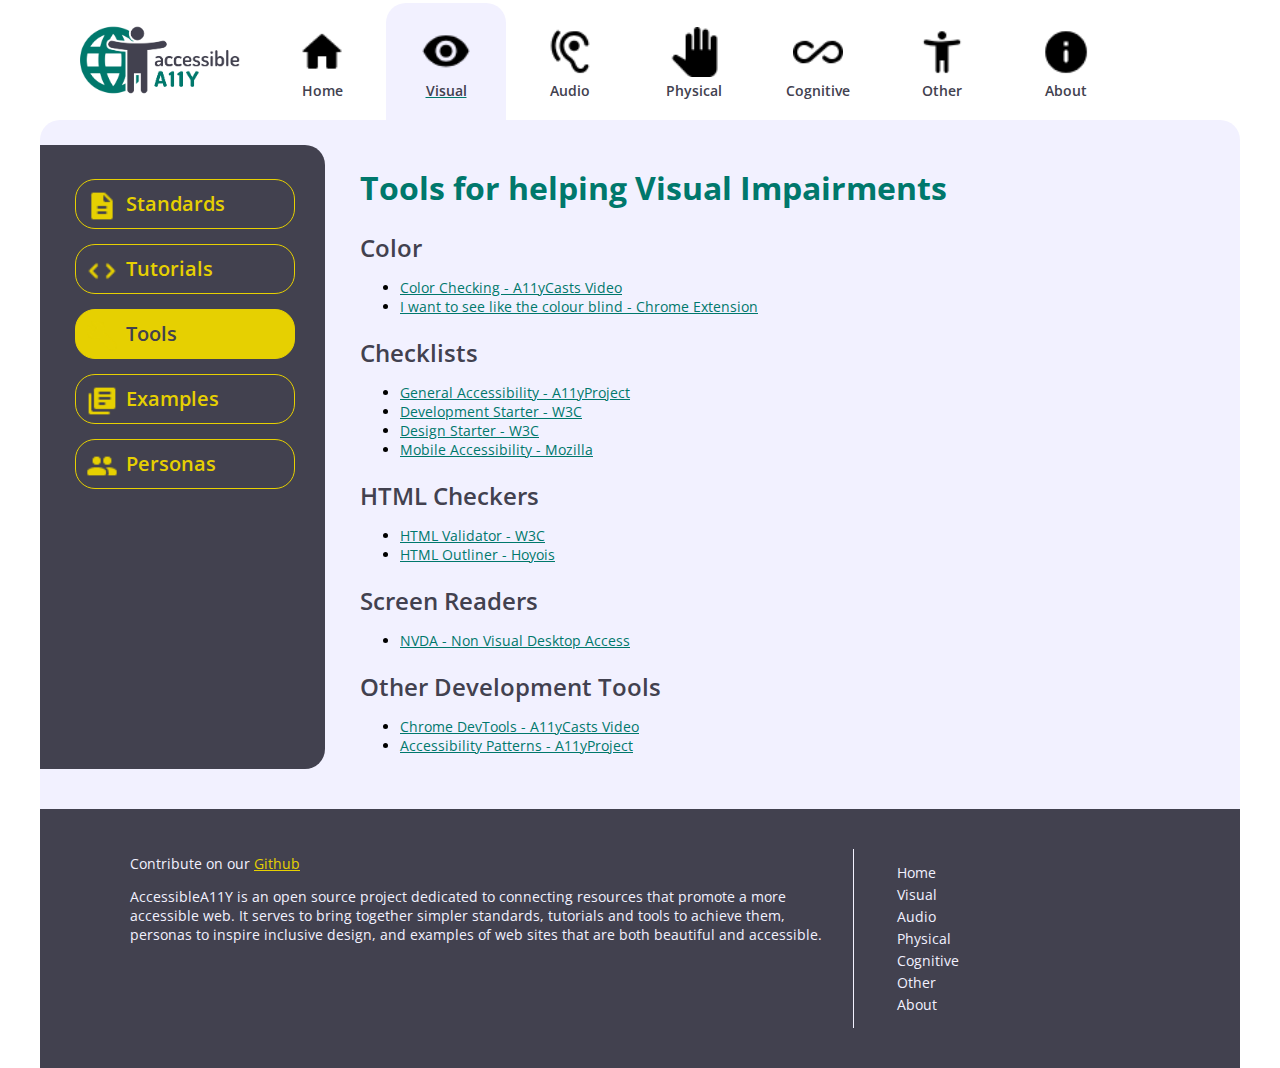
<file: visual/tools.html>
<!DOCTYPE html>
<html lang="en">
    <head>
        <title>Accessible A11Y Visual Tools</title>
        <meta charset="utf-8">
        <link rel="stylesheet" type="text/css" href="../css/styles.css">
    </head>
    <body>
        <header>
            <a href="#maincontent" class="skip">Skip to main content</a>
            <nav id="header-nav">
                <a href="../index.html"><img src="../images/logo.png" width="175" alt="Accessible A11Y logo"/></a>
                <ul>
                    <li><a href="../index.html"><img src="../images/icon-home.png" width="50" alt="home icon"/><br/>Home</a></li>
                    <li class="active"><a href="standards.html"><img src="../images/icon-visual.png" width="50" alt="eye icon"/><br/>Visual</a></li>
                    <li><a href="../audio/standards.html"><img src="../images/icon-audio.png" width="50" alt="ear icon"/><br/>Audio</a></li>
                    <li><a href="../physical/standards.html"><img src="../images/icon-physical.png" width="50" alt="hand icon"/><br/>Physical</a></li>
                    <li><a href="../cognitive/standards.html"><img src="../images/icon-cognitive.png" width="50" alt="cognitive icon"/><br/>Cognitive</a></li>
                    <li><a href="../other/standards.html"><img src="../images/icon-other.png" width="50" alt="person icon"/><br/>Other</a></li>
                    <li><a href="../about.html"><img src="../images/icon-about.png" width="50" alt="information icon"/><br/>About</a></li>
                </ul>
            </nav>
        </header>
        <main id="maincontent">
            <nav id="side-nav">
                <ul>
                <li><a href="standards.html" ><img src="../images/icon-standards.png" width="32" alt="document icon"/>Standards</a></li>
                <li><a href="tutorials.html"><img src="../images/icon-tutorials.png" width="32" alt="code icon"/>Tutorials</a></li>
                <li class="active"><a href="tools.html"><img src="../images/icon-tools.png" width="32" alt="tool icon"/>Tools</a></li>
                <li><a href="examples.html"><img src="../images/icon-examples.png" width="32" alt="examples icon"/>Examples</a></li>
                <li><a href="personas.html"><img src="../images/icon-personas.png" width="32" alt="personas icon"/>Personas</a></li>
                </ul>
            </nav>
            <div class="body-content">
                <h1>Tools for helping Visual Impairments</h1>
                <div>
                    <h2>Color</h2>
                    <ul>
                        <li><a href="https://www.youtube.com/watch?v=LBmLspdAtxM">Color Checking - A11yCasts Video</a></li>
                        <li><a href="https://chrome.google.com/webstore/detail/i-want-to-see-like-the-co/jebeedfnielkcjlcokhiobodkjjpbjia/related">I want to see like the colour blind - Chrome Extension</a></li>
                    </ul>
                </div>
                <div>
                    <h2>Checklists</h2>
                    <ul>
                        <li><a href="https://a11yproject.com/checklist">General Accessibility - A11yProject</a></li>
                        <li><a href="https://www.w3.org/WAI/tips/developing/">Development Starter - W3C</a></li>
                        <li><a href="https://www.w3.org/WAI/tips/designing/">Design Starter - W3C</a></li>
                        <li><a href="https://developer.mozilla.org/en-US/docs/Web/Accessibility/Mobile_accessibility_checklist">Mobile Accessibility - Mozilla</a></li>
                    </ul>
                </div>
                <div>
                    <h2>HTML Checkers</h2>
                    <ul>
                        <li><a href="https://validator.w3.org/">HTML Validator - W3C</a></li>
                        <li><a href="https://hoyois.github.io/html5outliner/">HTML Outliner - Hoyois</a></li>
                    </ul>
                </div>
                <div>
                    <h2>Screen Readers</h2>
                    <ul>
                        <li><a href="https://www.nvaccess.org/about-nvda/">NVDA - Non Visual Desktop Access</a></li>
                    </ul>
                </div>
                <div>
                    <h2>Other Development Tools</h2>
                    <ul>
                        <li><a href="https://www.youtube.com/watch?v=b0Q5Zp_yKaU">Chrome DevTools - A11yCasts Video</a></li>
                        <li><a href="https://a11yproject.com/patterns">Accessibility Patterns - A11yProject</a></li>
                    </ul>
                </div>
            </div>
        </main>
        <footer>
            <div id="footer-info">
                <p>Contribute on our <a href="https://github.com/tashasimone/accessibility">Github</a></p>
                <p>AccessibleA11Y is an open source project dedicated to connecting resources that promote a more accessible web.
                    It serves to bring together simpler standards, tutorials and tools to achieve them, personas to inspire inclusive design,
                    and examples of web sites that are both beautiful and accessible.
                </p>
            </div>
            <a href="#maincontent" class="skip">Skip back to main content</a>
            <nav id="footer-nav">
                <ul>
                    <li><a href="../index.html">Home</a></li>
                    <li><a href="standards.html">Visual</a></li>
                    <li><a href="../audio/standards.html">Audio</a></li>
                    <li><a href="../physical/standards.html">Physical</a></li>
                    <li><a href="../cognitive/standards.html">Cognitive</a></li>
                    <li><a href="../other/standards.html">Other</a></li>
                    <li><a href="../about.html">About</a></li>
                </ul>
            </nav>
        </footer>
    </body>
</html>
</file>
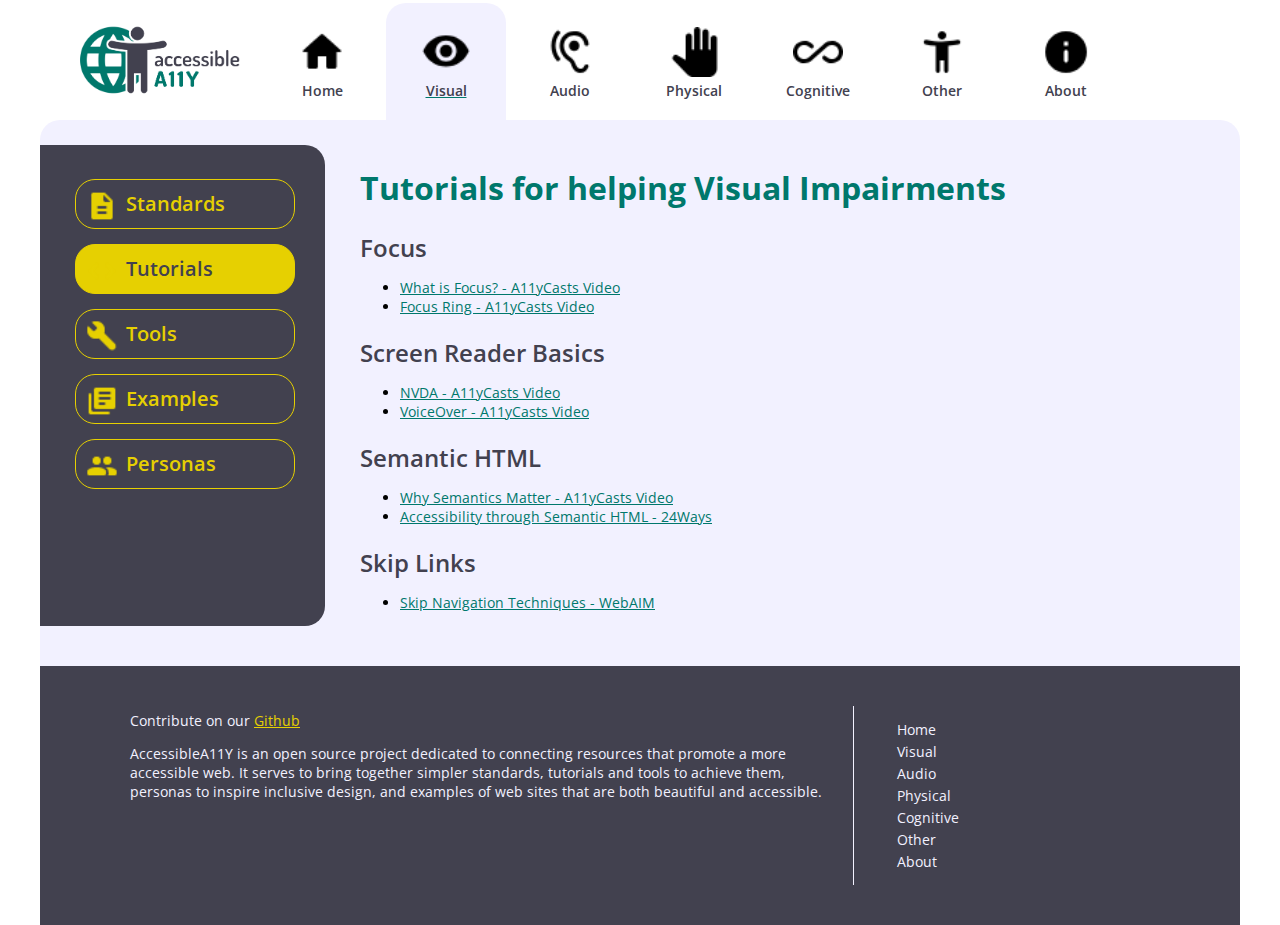
<file: visual/tutorials.html>
<!DOCTYPE html>
<html lang="en">
    <head>
        <title>Accessible A11Y Visual Tutorials</title>
        <meta charset="utf-8">
        <link rel="stylesheet" type="text/css" href="../css/styles.css">
    </head>
    <body>
        <header>
            <a href="#maincontent" class="skip">Skip to main content</a>
            <nav id="header-nav">
                <a href="../index.html"><img src="../images/logo.png" width="175" alt="Accessible A11Y logo"/></a>
                <ul>
                    <li><a href="../index.html"><img src="../images/icon-home.png" width="50" alt="home icon"/><br/>Home</a></li>
                    <li class="active"><a href="standards.html"><img src="../images/icon-visual.png" width="50" alt="eye icon"/><br/>Visual</a></li>
                    <li><a href="../audio/standards.html"><img src="../images/icon-audio.png" width="50" alt="ear icon"/><br/>Audio</a></li>
                    <li><a href="../physical/standards.html"><img src="../images/icon-physical.png" width="50" alt="hand icon"/><br/>Physical</a></li>
                    <li><a href="../cognitive/standards.html"><img src="../images/icon-cognitive.png" width="50" alt="cognitive icon"/><br/>Cognitive</a></li>
                    <li><a href="../other/standards.html"><img src="../images/icon-other.png" width="50" alt="person icon"/><br/>Other</a></li>
                    <li><a href="../about.html"><img src="../images/icon-about.png" width="50" alt="information icon"/><br/>About</a></li>
                </ul>
            </nav>
        </header>
        <main id="maincontent">
            <nav id="side-nav">
                <ul>
                <li><a href="standards.html" ><img src="../images/icon-standards.png" width="32" alt="document icon"/>Standards</a></li>
                <li class="active"><a href="tutorials.html"><img src="../images/icon-tutorials.png" width="32" alt="code icon"/>Tutorials</a></li>
                <li><a href="tools.html"><img src="../images/icon-tools.png" width="32" alt="tool icon"/>Tools</a></li>
                <li><a href="examples.html"><img src="../images/icon-examples.png" width="32" alt="examples icon"/>Examples</a></li>
                <li><a href="personas.html"><img src="../images/icon-personas.png" width="32" alt="personas icon"/>Personas</a></li>
                </ul>
            </nav>
            <div class="body-content">
                <h1>Tutorials for helping Visual Impairments</h1>
                <div>
                    <h2>Focus</h2>
                    <ul>
                        <li><a href="https://www.youtube.com/watch?v=EFv9ubbZLKw">What is Focus? - A11yCasts Video</a></li>
                        <li><a href="https://www.youtube.com/watch?v=ilj2P5-5CjI">Focus Ring - A11yCasts Video</a></li>
                    </ul>
                </div>
                <div>
                    <h2>Screen Reader Basics</h2>
                    <ul>
                        <li><a href="https://www.youtube.com/watch?v=Jao3s_CwdRU">NVDA - A11yCasts Video</a></li>
                        <li><a href="https://www.youtube.com/watch?v=5R-6WvAihms">VoiceOver - A11yCasts Video</a></li>
                    </ul>
                </div>
                <div>
                    <h2>Semantic HTML</h2>
                    <ul>
                        <li><a href="https://www.youtube.com/watch?v=g2tzEil5TL0">Why Semantics Matter - A11yCasts Video</a></li>
                        <li><a href="https://24ways.org/2017/accessibility-through-semantic-html/">Accessibility through Semantic HTML - 24Ways</a></li>
                    </ul>
                </div>
                <div>
                    <h2>Skip Links</h2>
                    <ul>
                        <li><a href="https://webaim.org/techniques/skipnav/">Skip Navigation Techniques - WebAIM</a></li>
                    </ul>
                </div>
            </div>
        </main>
        <footer>
            <div id="footer-info">
                <p>Contribute on our <a href="https://github.com/tashasimone/accessibility">Github</a></p>
                <p>AccessibleA11Y is an open source project dedicated to connecting resources that promote a more accessible web.
                    It serves to bring together simpler standards, tutorials and tools to achieve them, personas to inspire inclusive design,
                    and examples of web sites that are both beautiful and accessible.
                </p>
            </div>
            <a href="#maincontent" class="skip">Skip back to main content</a>
            <nav id="footer-nav">
                <ul>
                    <li><a href="../index.html">Home</a></li>
                    <li><a href="standards.html">Visual</a></li>
                    <li><a href="../audio/standards.html">Audio</a></li>
                    <li><a href="../physical/standards.html">Physical</a></li>
                    <li><a href="../cognitive/standards.html">Cognitive</a></li>
                    <li><a href="../other/standards.html">Other</a></li>
                    <li><a href="../about.html">About</a></li>
                </ul>
            </nav>
        </footer>
    </body>
</html>
</file>
<file: css/styles.css>
@import url("https://fonts.googleapis.com/css?family=Open+Sans:400,600,700");
a {
  color: #00786C; }
  a:hover {
    color: #48A89A; }
  a.skip {
    position: absolute;
    left: -10000px;
    top: auto;
    width: 1px;
    height: 1px;
    overflow: hidden; }
    a.skip:focus {
      position: static;
      width: auto;
      height: auto; }

body {
  font-family: 'Open Sans', sans-serif;
  font-size: 1.4rem;
  max-width: 1200px;
  margin: 0 auto; }

.body-content {
  flex: 4;
  margin-left: 3.5rem; }
  @media only screen and (max-width: 400px) {
    .body-content {
      margin-left: 1rem;
      padding-top: 1rem; } }
  @media only screen and (min-width: 401px) and (max-width: 1023px) {
    .body-content {
      margin-left: 2rem; } }

footer {
  background-color: #42414F;
  padding: 4rem;
  display: flex; }
  @media only screen and (max-width: 400px) {
    footer {
      display: block;
      padding: 1rem; } }
  footer #footer-info {
    flex: 2;
    color: #F2F1FF;
    margin-right: 3rem;
    margin-left: 5rem; }
    @media only screen and (max-width: 400px) {
      footer #footer-info {
        margin: 0 auto; } }
    footer #footer-info a {
      color: #E6D001; }
      footer #footer-info a:hover {
        color: #FFFF50; }
  footer #footer-nav {
    flex: 1;
    border-left: 1.5px solid #F2F1FF; }
    @media only screen and (max-width: 400px) {
      footer #footer-nav {
        border-left: none;
        border-top: 1.5px solid #F2F1FF;
        margin-top: 2rem; }
        footer #footer-nav ul {
          display: flex;
          flex-flow: column wrap;
          max-height: 110px;
          justify-content: space-evenly;
          padding-left: 1rem; } }
  footer .skip {
    color: #F2F1FF; }
    footer .skip:hover {
      color: #FFFF50; }
  footer ul {
    list-style: none; }
    footer ul a {
      color: #F2F1FF;
      text-decoration: none; }
      footer ul a:hover {
        text-decoration: underline;
        color: #FFFF50; }
    footer ul li {
      margin: 3px; }

h1 {
  font-size: 3.2rem;
  color: #00786C;
  font-weight: 700; }
  @media only screen and (max-width: 400px) {
    h1 {
      font-size: 2.2rem;
      margin: 1rem 0rem; } }
  @media only screen and (min-width: 401px) and (max-width: 1023px) {
    h1 {
      font-size: 2.6rem;
      margin: 1rem 0rem; } }

h2 {
  margin-bottom: 0;
  font-size: 2.4rem;
  color: #42414F;
  font-weight: 600; }
  @media only screen and (max-width: 400px) {
    h2 {
      font-size: 2.0rem;
      margin: .7rem 0 .5rem 0; } }
  @media only screen and (min-width: 401px) and (max-width: 1023px) {
    h2 {
      font-size: 2.2rem;
      margin: .7rem 0 .5rem 0; } }

h3 {
  font-size: 2rem;
  color: #00786C;
  font-weight: 600; }
  @media only screen and (max-width: 400px) {
    h3 {
      font-size: 1.8rem;
      margin: .7rem 0 .5rem 0; } }
  @media only screen and (min-width: 401px) and (max-width: 1023px) {
    h3 {
      font-size: 2.0rem;
      margin: .7rem 0 .5rem 0; } }

h4 {
  margin-bottom: .5rem;
  font-size: 1.6rem;
  color: #42414F;
  font-weight: 700; }
  @media only screen and (max-width: 400px) {
    h4 {
      margin: .7rem 0 .5rem 0; } }
  @media only screen and (min-width: 401px) and (max-width: 1023px) {
    h4 {
      margin: .7rem 0 .5rem 0; } }

h5 {
  font-size: 1.6rem;
  color: #00786C;
  font-weight: 400; }
  @media only screen and (max-width: 400px) {
    h5 {
      font-size: 1.4rem;
      margin: .7rem 0 .5rem 0; } }
  @media only screen and (min-width: 401px) and (max-width: 1023px) {
    h5 {
      font-size: 1.6rem;
      margin: .7rem 0 .5rem 0; } }

#header-nav {
  display: flex;
  max-height: 120px; }
  @media only screen and (max-width: 400px) {
    #header-nav {
      flex-flow: row nowrap;
      max-height: none; } }
  @media only screen and (min-width: 401px) and (max-width: 1023px) {
    #header-nav {
      width: 100%; } }
  #header-nav > a {
    padding: 2.5rem 2rem 2.5rem 4rem; }
    @media only screen and (max-width: 400px) {
      #header-nav > a {
        padding: 1rem;
        flex: 3;
        box-sizing: border-box; } }
    @media only screen and (min-width: 401px) and (max-width: 1023px) {
      #header-nav > a {
        flex: 2;
        padding: 1.5rem 2rem;
        text-align: center; } }
    #header-nav > a > img {
      width: 16rem; }
      @media only screen and (max-width: 400px) {
        #header-nav > a > img {
          width: 100%; } }
      @media only screen and (min-width: 401px) and (max-width: 1023px) {
        #header-nav > a > img {
          width: 75%; } }
  #header-nav ul {
    list-style: none;
    display: flex;
    justify-content: center;
    margin: 0;
    padding: 0; }
    @media only screen and (max-width: 400px) {
      #header-nav ul {
        flex-flow: column wrap;
        flex: 6;
        max-height: 140px;
        margin: 1rem; } }
    @media only screen and (min-width: 401px) and (max-width: 1023px) {
      #header-nav ul {
        flex: 7;
        height: 10rem; } }
    #header-nav ul li {
      width: 120px;
      height: 120px;
      margin: 3px 2px 0px 2px;
      display: flex;
      flex-flow: column;
      justify-content: center;
      text-align: center;
      font-weight: 600; }
      @media only screen and (max-width: 400px) {
        #header-nav ul li {
          height: 3rem;
          width: 10rem;
          text-align: start;
          line-height: 4;
          margin: 0;
          box-sizing: border-box;
          padding: 0rem 1rem; }
          #header-nav ul li a > img {
            display: none; }
          #header-nav ul li br {
            display: none; } }
      @media only screen and (min-width: 401px) and (max-width: 1023px) {
        #header-nav ul li {
          flex: 1;
          width: inherit;
          height: inherit; }
          #header-nav ul li a img {
            width: inherit; } }
      #header-nav ul li.active {
        background-color: #F2F1FF;
        color: #00786C;
        text-decoration: underline;
        border-top-left-radius: 20px;
        border-top-right-radius: 20px; }
        @media only screen and (max-width: 400px) {
          #header-nav ul li.active {
            border-radius: 10px; } }
      #header-nav ul li a:link {
        color: #42414F;
        text-decoration: none; }
      #header-nav ul li a:visited {
        color: #42414F;
        text-decoration: none; }
      #header-nav ul li a:hover {
        color: #00786C;
        text-decoration: underline; }
      #header-nav ul li a:active {
        color: #48A89A;
        text-decoration: underline; }
      #header-nav ul li img {
        width: 50px; }

html {
  font-size: 62.5%; }

main {
  background-color: #F2F1FF;
  padding: 2.5rem 4rem 4rem 0rem;
  border-top-left-radius: 20px;
  border-top-right-radius: 20px;
  display: flex; }
  @media only screen and (max-width: 400px) {
    main {
      display: block;
      padding: 0 0 3rem 0; } }

p {
  margin-top: .5rem; }

#side-nav {
  flex: 1;
  height: inherit;
  background-color: #42414F;
  color: #E6D001;
  border-bottom-right-radius: 20px;
  border-top-right-radius: 20px; }
  @media only screen and (max-width: 400px) {
    #side-nav {
      border-radius: 20px; } }
  #side-nav ul {
    list-style: none;
    padding: 5px 20px 20px 25px; }
    @media only screen and (max-width: 400px) {
      #side-nav ul {
        padding: 1rem 2rem;
        margin: 0; } }
    @media only screen and (min-width: 401px) and (max-width: 1023px) {
      #side-nav ul {
        padding: .5rem; } }
    #side-nav ul li {
      width: 220px;
      height: 50px;
      border: 1.5px solid #E6D001;
      border-radius: 20px;
      margin: 1.5rem 1rem;
      font-weight: 600;
      font-size: 2.0rem;
      box-sizing: border-box;
      padding: 1rem; }
      @media only screen and (max-width: 400px) {
        #side-nav ul li {
          width: 90%;
          height: 2.7rem;
          margin: .4rem;
          font-size: 1.4rem;
          padding: 2px 0 0 0;
          border: none; } }
      @media only screen and (min-width: 401px) and (max-width: 1023px) {
        #side-nav ul li {
          width: 90%;
          height: 4.5rem;
          font-size: 1.6rem; } }
      #side-nav ul li a {
        text-decoration: none;
        color: #E6D001;
        display: flex;
        align-content: center; }
        #side-nav ul li a img {
          margin-right: 8px; }
          @media only screen and (max-width: 400px) {
            #side-nav ul li a img {
              width: inherit;
              margin-left: 1rem; } }
          @media only screen and (min-width: 401px) and (max-width: 1023px) {
            #side-nav ul li a img {
              width: inherit; } }
      #side-nav ul li:hover {
        background-color: #707070; }
      #side-nav ul li.active {
        background-color: #E6D001; }
        #side-nav ul li.active a {
          color: #42414F; }
</file>
